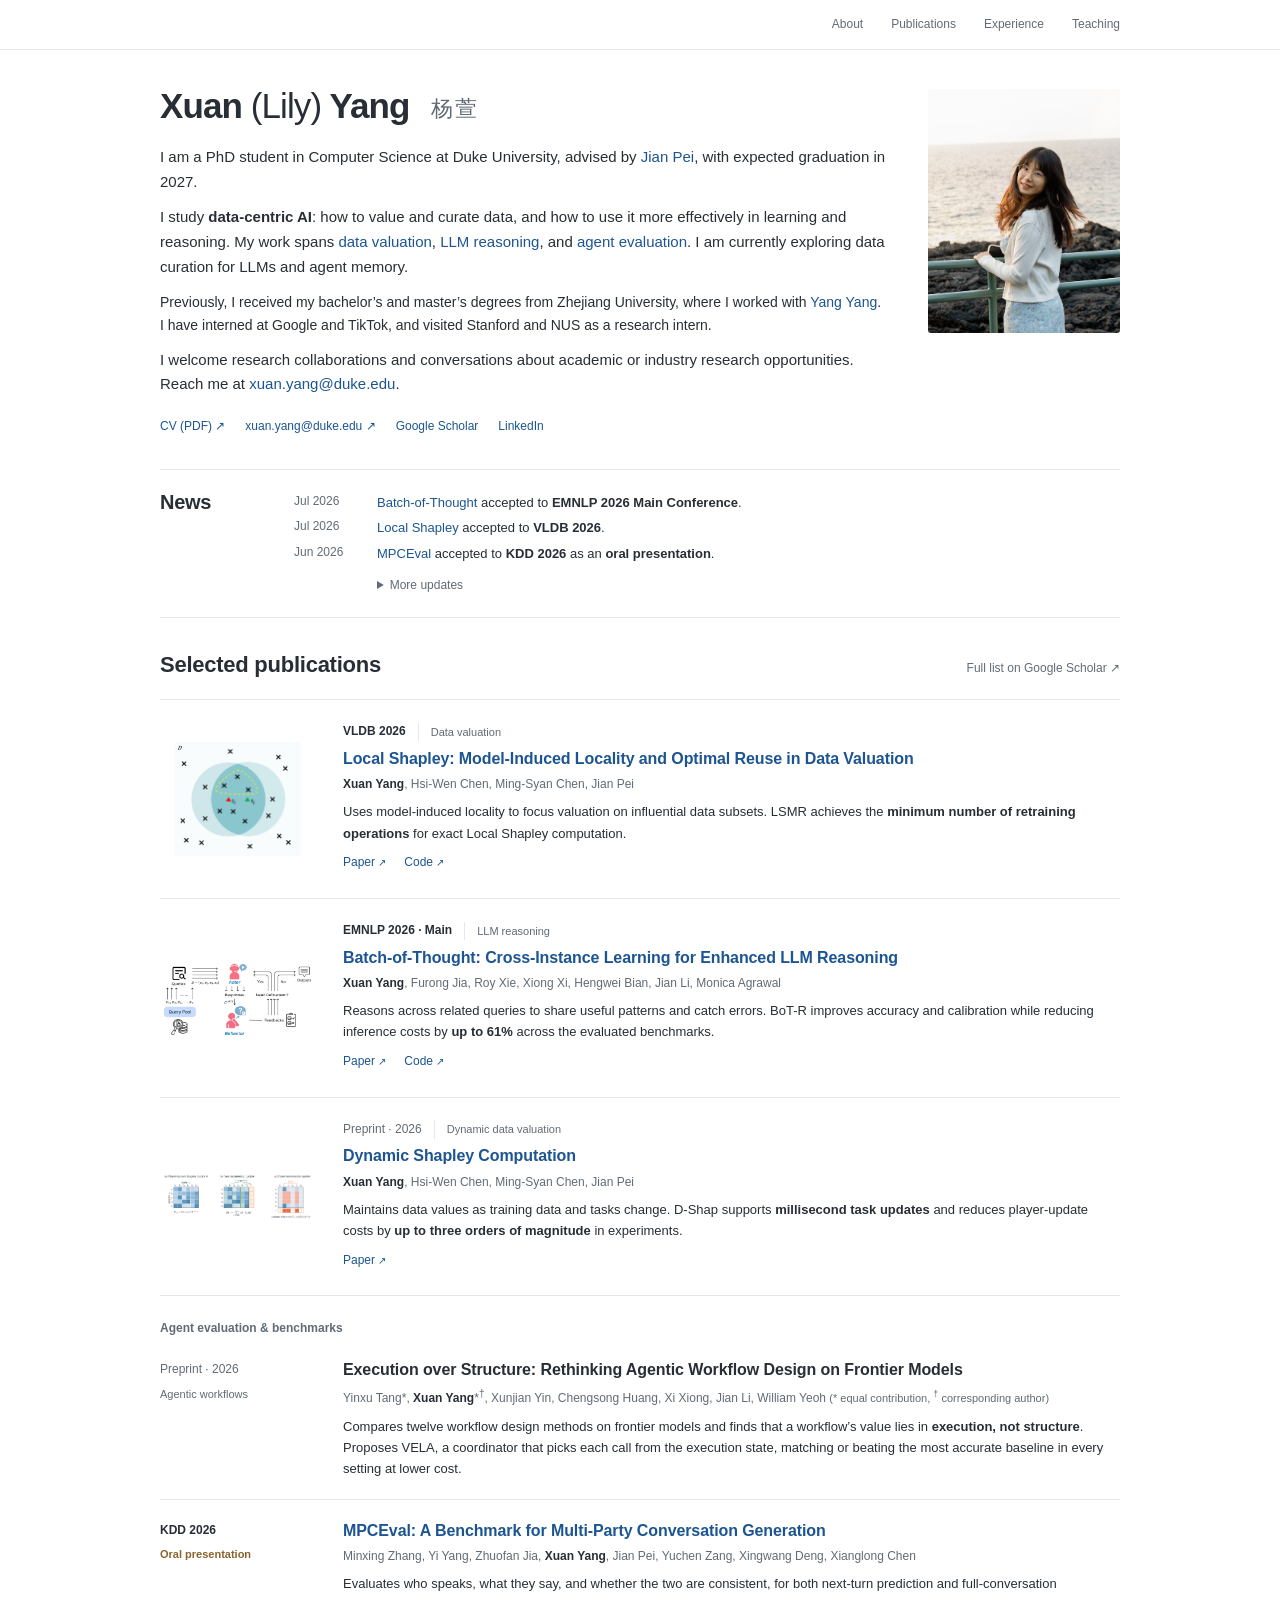
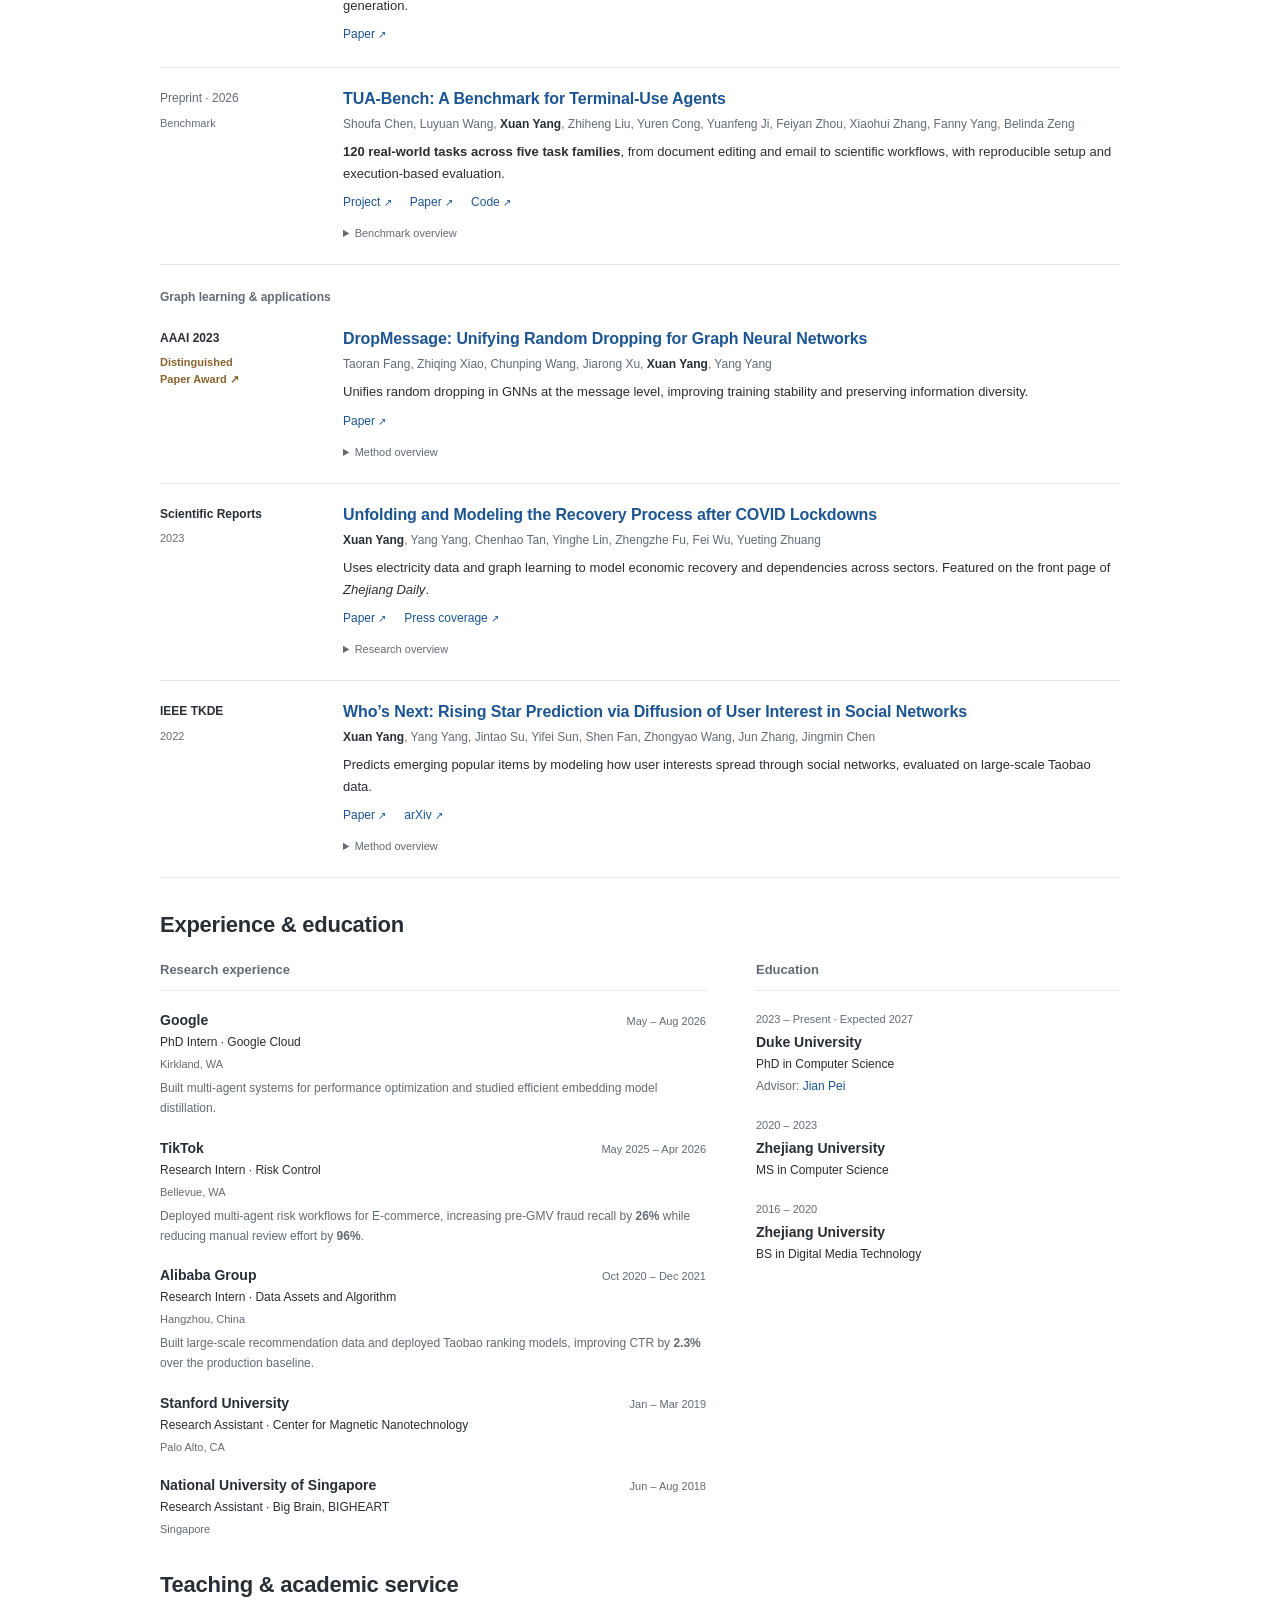
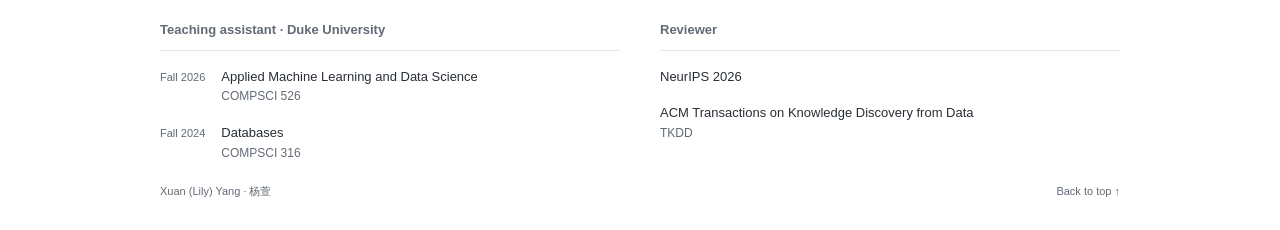
<file: index.html>
<!doctype html>
<html lang="en">
<head>
  <meta charset="utf-8">
  <meta name="viewport" content="width=device-width, initial-scale=1">
  <title>Xuan (Lily) Yang | Data-centric AI · Duke University</title>
  <meta name="author" content="Xuan Yang">
  <meta name="description" content="Xuan (Lily) Yang is a Computer Science PhD student at Duke University researching data-centric AI, data valuation, efficient LLM reasoning, and agent evaluation.">
  <meta name="theme-color" content="#ffffff">
  <link rel="canonical" href="https://xuanyang19.github.io/">
  <link rel="icon" href="assets/cat.png" type="image/png">
  <link rel="stylesheet" href="stylesheet.css?v=923c7a9a48">
  <meta property="og:type" content="website">
  <meta property="og:title" content="Xuan (Lily) Yang · Data-centric AI">
  <meta property="og:description" content="Data valuation, efficient reasoning, and reliable AI agents. Computer Science PhD student at Duke University.">
  <meta property="og:url" content="https://xuanyang19.github.io/">
  <meta property="og:image" content="https://xuanyang19.github.io/assets/xuan.jpeg">
  <meta property="og:image:alt" content="Portrait of Xuan (Lily) Yang">
  <meta name="twitter:card" content="summary">
  <script type="application/ld+json">
    {
      "@context": "https://schema.org",
      "@type": "Person",
      "name": "Xuan Yang",
      "alternateName": ["Lily Yang", "杨萱"],
      "url": "https://xuanyang19.github.io/",
      "image": "https://xuanyang19.github.io/assets/xuan.jpeg",
      "jobTitle": "PhD Student in Computer Science",
      "affiliation": {"@type": "CollegeOrUniversity", "name": "Duke University"},
      "alumniOf": {"@type": "CollegeOrUniversity", "name": "Zhejiang University"},
      "knowsAbout": ["Data-centric AI", "Data valuation", "LLM reasoning", "AI agents"],
      "sameAs": [
        "https://scholar.google.com/citations?user=NRmeDz0AAAAJ&hl=en",
        "https://www.linkedin.com/in/xuan-yang-082b76175"
      ]
    }
  </script>
</head>
<body>
  <a class="skip-link" href="#main">Skip to content</a>
  <header class="site-header">
    <div class="header-inner wrap">
      <nav aria-label="Main navigation">
        <a href="#about">About</a>
        <a href="#publications">Publications</a>
        <a href="#experience">Experience</a>
        <a href="#teaching-service" aria-label="Teaching and academic service">Teaching</a>
      </nav>
    </div>
  </header>

  <main id="main" class="wrap">
    <section class="hero" id="about" aria-labelledby="name">
      <div class="hero-copy">
        <h1 id="name">Xuan <span class="nickname">(Lily)</span> Yang <span class="name-chinese" lang="zh">杨萱</span></h1>
        <p>I am a PhD student in Computer Science at Duke University, advised by
          <a href="https://scholar.google.com/citations?user=zIMEVKsAAAAJ&amp;hl=en">Jian Pei</a>, with expected graduation in 2027.</p>
        <p>I study <strong>data-centric AI</strong>: how to value and curate data, and how to use it
          more effectively in learning and reasoning. My work spans
          <a href="#local-shapley">data valuation</a>, <a href="#batch-of-thought">LLM reasoning</a>,
          and <a href="#tuabench">agent evaluation</a>. I am currently exploring data curation for
          LLMs and agent memory.</p>
        <p class="background">Previously, I received my bachelor’s and master’s degrees from Zhejiang University,
          where I worked with <a href="https://yangy.org/">Yang Yang</a>. I have interned at Google and TikTok,
          and visited Stanford and NUS as a research intern.</p>
        <p id="contact">I welcome research collaborations and conversations about academic or industry research opportunities.
          Reach me at <a href="mailto:xuan.yang@duke.edu">xuan.yang@duke.edu</a>.</p>
        <div class="profile-links" aria-label="Academic profiles and contact">
          <a class="cv-link" href="assets/xuanyang_cv.pdf?v=90e412199e" type="application/pdf" aria-label="Curriculum vitae (PDF)">CV (PDF) <span aria-hidden="true">↗</span></a>
          <a class="email-link" href="mailto:xuan.yang@duke.edu">xuan.yang@duke.edu <span aria-hidden="true">↗</span></a>
          <a href="https://scholar.google.com/citations?user=NRmeDz0AAAAJ&amp;hl=en">Google Scholar</a>
          <a href="https://www.linkedin.com/in/xuan-yang-082b76175">LinkedIn</a>
        </div>
      </div>
      <figure class="portrait">
        <img src="assets/xuan.jpeg" alt="Xuan (Lily) Yang" width="2012" height="2554" fetchpriority="high">
      </figure>
    </section>

    <section class="section news-section" id="news" aria-labelledby="news-title">
      <div class="section-heading"><h2 id="news-title">News</h2></div>
      <ul class="news-list">
        <li><time datetime="2026-07">Jul 2026</time><span><a href="#batch-of-thought">Batch-of-Thought</a> accepted to <strong>EMNLP 2026 Main Conference</strong>.</span></li>
        <li><time datetime="2026-07">Jul 2026</time><span><a href="#local-shapley">Local Shapley</a> accepted to <strong>VLDB 2026</strong>.</span></li>
        <li><time datetime="2026-06">Jun 2026</time><span><a href="#mpceval">MPCEval</a> accepted to <strong>KDD 2026</strong> as an <strong>oral presentation</strong>.</span></li>
      </ul>
      <details class="news-archive">
        <summary>More updates</summary>
        <ul class="news-list">
        <li><time datetime="2026-06">Jun 2026</time><span>We released <a href="https://tuabench.ai/">TUA-Bench</a>, a benchmark for terminal-use agents.</span></li>
          <li><time datetime="2026-05">May 2026</time><span>Joined <strong>Google Cloud</strong> as a summer intern.</span></li>
          <li><time datetime="2026-04">Apr 2026</time><span>Completed my research internship at <strong>TikTok</strong>.</span></li>
        </ul>
      </details>
    </section>

    <section class="section" id="publications" aria-labelledby="publications-title">
      <div class="section-heading">
        <h2 id="publications-title">Selected publications</h2>
        <a class="section-link" href="https://scholar.google.com/citations?user=NRmeDz0AAAAJ&amp;hl=en">Full list on Google Scholar <span aria-hidden="true">↗</span></a>
      </div>
      <div class="featured-papers">
        <article class="paper featured-paper" id="local-shapley" aria-labelledby="local-title">
          <a class="paper-figure" href="assets/local_shapley.png" aria-label="View the Local Shapley method diagram">
            <img src="assets/local_shapley.png" alt="Method overview from the Local Shapley paper" loading="lazy" width="420" height="300">
          </a>
          <div class="paper-content">
            <div class="paper-meta"><span class="venue">VLDB 2026</span><span>Data valuation</span></div>
            <h3 id="local-title"><a href="https://arxiv.org/abs/2603.03672">Local Shapley: Model-Induced Locality and Optimal Reuse in Data Valuation</a></h3>
            <p class="authors"><strong>Xuan Yang</strong>, Hsi-Wen Chen, Ming-Syan Chen, Jian Pei</p>
            <p class="paper-takeaway">Uses model-induced locality to focus valuation on influential data subsets.
              LSMR achieves the <strong>minimum number of retraining operations</strong> for exact Local Shapley computation.</p>
            <div class="paper-links"><a href="https://arxiv.org/abs/2603.03672">Paper <span aria-hidden="true">↗</span></a><a href="https://github.com/xuanyang19/Local_Shapley_Supplemental_Material">Code <span aria-hidden="true">↗</span></a></div>
          </div>
        </article>
        <article class="paper featured-paper" id="batch-of-thought" aria-labelledby="bot-title">
          <a class="paper-figure" href="assets/bot.jpg" aria-label="View the Batch-of-Thought method diagram">
            <img src="assets/bot.jpg" alt="Method overview from the Batch-of-Thought paper" loading="lazy" width="420" height="300">
          </a>
          <div class="paper-content">
            <div class="paper-meta"><span class="venue">EMNLP 2026 · Main</span><span>LLM reasoning</span></div>
            <h3 id="bot-title"><a href="https://arxiv.org/abs/2601.02950">Batch-of-Thought: Cross-Instance Learning for Enhanced LLM Reasoning</a></h3>
            <p class="authors"><strong>Xuan Yang</strong>, Furong Jia, Roy Xie, Xiong Xi, Hengwei Bian, Jian Li, Monica Agrawal</p>
            <p class="paper-takeaway">Reasons across related queries to share useful patterns and catch errors.
              BoT-R improves accuracy and calibration while reducing inference costs by <strong>up to 61%</strong>
              across the evaluated benchmarks.</p>
            <div class="paper-links"><a href="https://arxiv.org/abs/2601.02950">Paper <span aria-hidden="true">↗</span></a><a href="https://github.com/xuanyang19/BoT">Code <span aria-hidden="true">↗</span></a></div>
          </div>
        </article>
        <article class="paper featured-paper" id="d-shap" aria-labelledby="d-shap-title">
          <a class="paper-figure" href="assets/d_shapley.png" aria-label="View the D-Shap method diagram">
            <img src="assets/d_shapley.png" alt="Method overview from the Dynamic Shapley Computation paper" loading="lazy" width="420" height="300">
          </a>
          <div class="paper-content">
            <div class="paper-meta"><span class="venue preprint">Preprint · 2026</span><span>Dynamic data valuation</span></div>
            <h3 id="d-shap-title"><a href="https://arxiv.org/abs/2605.20620">Dynamic Shapley Computation</a></h3>
            <p class="authors"><strong>Xuan Yang</strong>, Hsi-Wen Chen, Ming-Syan Chen, Jian Pei</p>
            <p class="paper-takeaway">Maintains data values as training data and tasks change.
              D-Shap supports <strong>millisecond task updates</strong> and reduces player-update costs
              by <strong>up to three orders of magnitude</strong> in experiments.</p>
            <div class="paper-links"><a href="https://arxiv.org/abs/2605.20620">Paper <span aria-hidden="true">↗</span></a></div>
          </div>
        </article>
      </div>

      <h3 class="subsection-title">Agent evaluation &amp; benchmarks</h3>
      <div class="compact-papers">
        <article class="paper compact-paper" id="vela" aria-labelledby="vela-title">
          <div class="paper-side"><span class="venue preprint">Preprint · 2026</span><span class="paper-type">Agentic workflows</span></div>
          <div class="paper-content">
            <h3 id="vela-title">Execution over Structure: Rethinking Agentic Workflow Design on Frontier Models</h3>
            <p class="authors">Yinxu Tang*, <strong>Xuan Yang</strong>*<sup>†</sup>, Xunjian Yin, Chengsong Huang, Xi Xiong, Jian Li, William Yeoh <span class="author-note">(* equal contribution, <sup>†</sup> corresponding author)</span></p>
            <p class="paper-takeaway">Compares twelve workflow design methods on frontier models and finds that a workflow’s value
              lies in <strong>execution, not structure</strong>. Proposes VELA, a coordinator that picks each call from the execution state,
              matching or beating the most accurate baseline in every setting at lower cost.</p>
          </div>
        </article>
        <article class="paper compact-paper" id="mpceval" aria-labelledby="mpceval-title">
          <div class="paper-side"><span class="venue">KDD 2026</span><span class="distinction">Oral presentation</span></div>
          <div class="paper-content">
            <h3 id="mpceval-title"><a href="https://arxiv.org/abs/2603.04969">MPCEval: A Benchmark for Multi-Party Conversation Generation</a></h3>
            <p class="authors">Minxing Zhang, Yi Yang, Zhuofan Jia, <strong>Xuan Yang</strong>, Jian Pei, Yuchen Zang, Xingwang Deng, Xianglong Chen</p>
            <p class="paper-takeaway">Evaluates who speaks, what they say, and whether the two are consistent,
              for both next-turn prediction and full-conversation generation.</p>
            <div class="paper-links"><a href="https://arxiv.org/abs/2603.04969">Paper <span aria-hidden="true">↗</span></a></div>
          </div>
        </article>
        <article class="paper compact-paper" id="tuabench" aria-labelledby="tua-title">
          <div class="paper-side"><span class="venue preprint">Preprint · 2026</span><span class="paper-type">Benchmark</span></div>
          <div class="paper-content">
            <h3 id="tua-title"><a href="https://tuabench.ai/">TUA-Bench: A Benchmark for Terminal-Use Agents</a></h3>
            <p class="authors">Shoufa Chen, Luyuan Wang, <strong>Xuan Yang</strong>, Zhiheng Liu, Yuren Cong, Yuanfeng Ji, Feiyan Zhou, Xiaohui Zhang, Fanny Yang, Belinda Zeng</p>
            <p class="paper-takeaway"><strong>120 real-world tasks across five task families</strong>, from document editing
              and email to scientific workflows, with reproducible setup and execution-based evaluation.</p>
            <div class="paper-links"><a href="https://tuabench.ai/">Project <span aria-hidden="true">↗</span></a><a href="https://arxiv.org/abs/2606.28480">Paper <span aria-hidden="true">↗</span></a><a href="https://github.com/facebookresearch/TUA-Bench">Code <span aria-hidden="true">↗</span></a></div>
            <details class="paper-details"><summary>Benchmark overview</summary><img src="assets/tuabench.png" alt="Overview of the TUA-Bench benchmark" loading="lazy" width="800" height="480"></details>
          </div>
        </article>
      </div>

      <h3 class="subsection-title">Graph learning &amp; applications</h3>
      <div class="compact-papers">
        <article class="paper compact-paper" id="dropmessage" aria-labelledby="drop-title">
          <div class="paper-side"><span class="venue">AAAI 2023</span><a class="distinction" href="https://aaai.org/about-aaai/aaai-awards/aaai-conference-paper-awards-and-recognition/">Distinguished<br> Paper Award <span aria-hidden="true">↗</span></a></div>
          <div class="paper-content">
            <h3 id="drop-title"><a href="https://ojs.aaai.org/index.php/AAAI/article/view/25545">DropMessage: Unifying Random Dropping for Graph Neural Networks</a></h3>
            <p class="authors">Taoran Fang, Zhiqing Xiao, Chunping Wang, Jiarong Xu, <strong>Xuan Yang</strong>, Yang Yang</p>
            <p class="paper-takeaway">Unifies random dropping in GNNs at the message level, improving training
              stability and preserving information diversity.</p>
            <div class="paper-links"><a href="https://ojs.aaai.org/index.php/AAAI/article/view/25545">Paper <span aria-hidden="true">↗</span></a></div>
            <details class="paper-details"><summary>Method overview</summary><img src="assets/drop_message.png" alt="Overview of message dropping in graph neural networks" loading="lazy" width="800" height="480"></details>
          </div>
        </article>
        <article class="paper compact-paper" id="recovery" aria-labelledby="recovery-title">
          <div class="paper-side"><span class="venue">Scientific Reports</span><span class="paper-type">2023</span></div>
          <div class="paper-content">
            <h3 id="recovery-title"><a href="https://www.nature.com/articles/s41598-023-30100-5">Unfolding and Modeling the Recovery Process after COVID Lockdowns</a></h3>
            <p class="authors"><strong>Xuan Yang</strong>, Yang Yang, Chenhao Tan, Yinghe Lin, Zhengzhe Fu, Fei Wu, Yueting Zhuang</p>
            <p class="paper-takeaway">Uses electricity data and graph learning to model economic recovery and
              dependencies across sectors. Featured on the front page of <em>Zhejiang Daily</em>.</p>
            <div class="paper-links"><a href="https://www.nature.com/articles/s41598-023-30100-5">Paper <span aria-hidden="true">↗</span></a><a href="https://jyt.zj.gov.cn/art/2023/3/2/art_1532836_58939508.html">Press coverage <span aria-hidden="true">↗</span></a></div>
            <details class="paper-details"><summary>Research overview</summary><img src="assets/covid.gif" alt="Visualization of the economic recovery research" loading="lazy" width="800" height="480"></details>
          </div>
        </article>
        <article class="paper compact-paper" id="risenet" aria-labelledby="rise-title">
          <div class="paper-side"><span class="venue">IEEE TKDE</span><span class="paper-type">2022</span></div>
          <div class="paper-content">
            <h3 id="rise-title"><a href="https://ieeexplore.ieee.org/document/9721599">Who’s Next: Rising Star Prediction via Diffusion of User Interest in Social Networks</a></h3>
            <p class="authors"><strong>Xuan Yang</strong>, Yang Yang, Jintao Su, Yifei Sun, Shen Fan, Zhongyao Wang, Jun Zhang, Jingmin Chen</p>
            <p class="paper-takeaway">Predicts emerging popular items by modeling how user interests spread
              through social networks, evaluated on large-scale Taobao data.</p>
            <div class="paper-links"><a href="https://ieeexplore.ieee.org/document/9721599">Paper <span aria-hidden="true">↗</span></a><a href="https://arxiv.org/abs/2203.14807">arXiv <span aria-hidden="true">↗</span></a></div>
            <details class="paper-details"><summary>Method overview</summary><img src="assets/risenet.png" alt="Overview of the RiseNet prediction framework" loading="lazy" width="800" height="480"></details>
          </div>
        </article>
      </div>
    </section>

    <section class="section" id="experience" aria-labelledby="experience-title">
      <div class="section-heading"><h2 id="experience-title">Experience &amp; education</h2></div>
      <div class="experience-grid">
        <div>
          <h3 class="column-label">Research experience</h3>
          <ol class="experience-list">
            <li><div class="experience-heading"><h4>Google</h4><span>May – Aug 2026</span></div><p>PhD Intern · Google Cloud</p><p class="location">Kirkland, WA</p><p class="experience-impact">Built multi-agent systems for performance optimization and studied efficient embedding model distillation.</p></li>
            <li><div class="experience-heading"><h4>TikTok</h4><span>May 2025 – Apr 2026</span></div><p>Research Intern · Risk Control</p><p class="location">Bellevue, WA</p><p class="experience-impact">Deployed multi-agent risk workflows for E-commerce, increasing pre-GMV fraud recall by <strong>26%</strong> while reducing manual review effort by <strong>96%</strong>.</p></li>
            <li><div class="experience-heading"><h4>Alibaba Group</h4><span>Oct 2020 – Dec 2021</span></div><p>Research Intern · Data Assets and Algorithm</p><p class="location">Hangzhou, China</p><p class="experience-impact">Built large-scale recommendation data and deployed Taobao ranking models, improving CTR by <strong>2.3%</strong> over the production baseline.</p></li>
            <li><div class="experience-heading"><h4>Stanford University</h4><span>Jan – Mar 2019</span></div><p>Research Assistant · Center for Magnetic Nanotechnology</p><p class="location">Palo Alto, CA</p></li>
            <li><div class="experience-heading"><h4>National University of Singapore</h4><span>Jun – Aug 2018</span></div><p>Research Assistant · Big Brain, BIGHEART</p><p class="location">Singapore</p></li>
          </ol>
        </div>
        <div>
          <h3 class="column-label">Education</h3>
          <ol class="education-list">
            <li><span class="education-date">2023 – Present · Expected 2027</span><h4>Duke University</h4><p>PhD in Computer Science</p><p class="education-detail">Advisor: <a href="https://scholar.google.com/citations?user=zIMEVKsAAAAJ&amp;hl=en">Jian Pei</a></p></li>
            <li><span class="education-date">2020 – 2023</span><h4>Zhejiang University</h4><p>MS in Computer Science</p></li>
            <li><span class="education-date">2016 – 2020</span><h4>Zhejiang University</h4><p>BS in Digital Media Technology</p></li>
          </ol>
        </div>
      </div>
    </section>

    <section class="section" id="teaching-service" aria-labelledby="teaching-service-title">
      <div class="section-heading"><h2 id="teaching-service-title">Teaching &amp; academic service</h2></div>
      <div class="academic-grid">
        <div>
          <h3 class="column-label">Teaching assistant · Duke University</h3>
          <ul class="activity-list">
            <li><span class="activity-date">Fall 2026</span><div><h4>Applied Machine Learning and Data Science</h4><p>COMPSCI 526</p></div></li>
            <li><span class="activity-date">Fall 2024</span><div><h4>Databases</h4><p>COMPSCI 316</p></div></li>
          </ul>
        </div>
        <div>
          <h3 class="column-label">Reviewer</h3>
          <ul class="activity-list">
            <li><div><h4>NeurIPS 2026</h4></div></li>
            <li><div><h4>ACM Transactions on Knowledge Discovery from Data</h4><p>TKDD</p></div></li>
          </ul>
        </div>
      </div>
    </section>

  </main>
  <footer class="site-footer wrap"><span>Xuan (Lily) Yang <span lang="zh">· 杨萱</span></span><a href="#about">Back to top <span aria-hidden="true">↑</span></a></footer>
</body>
</html>
</file>
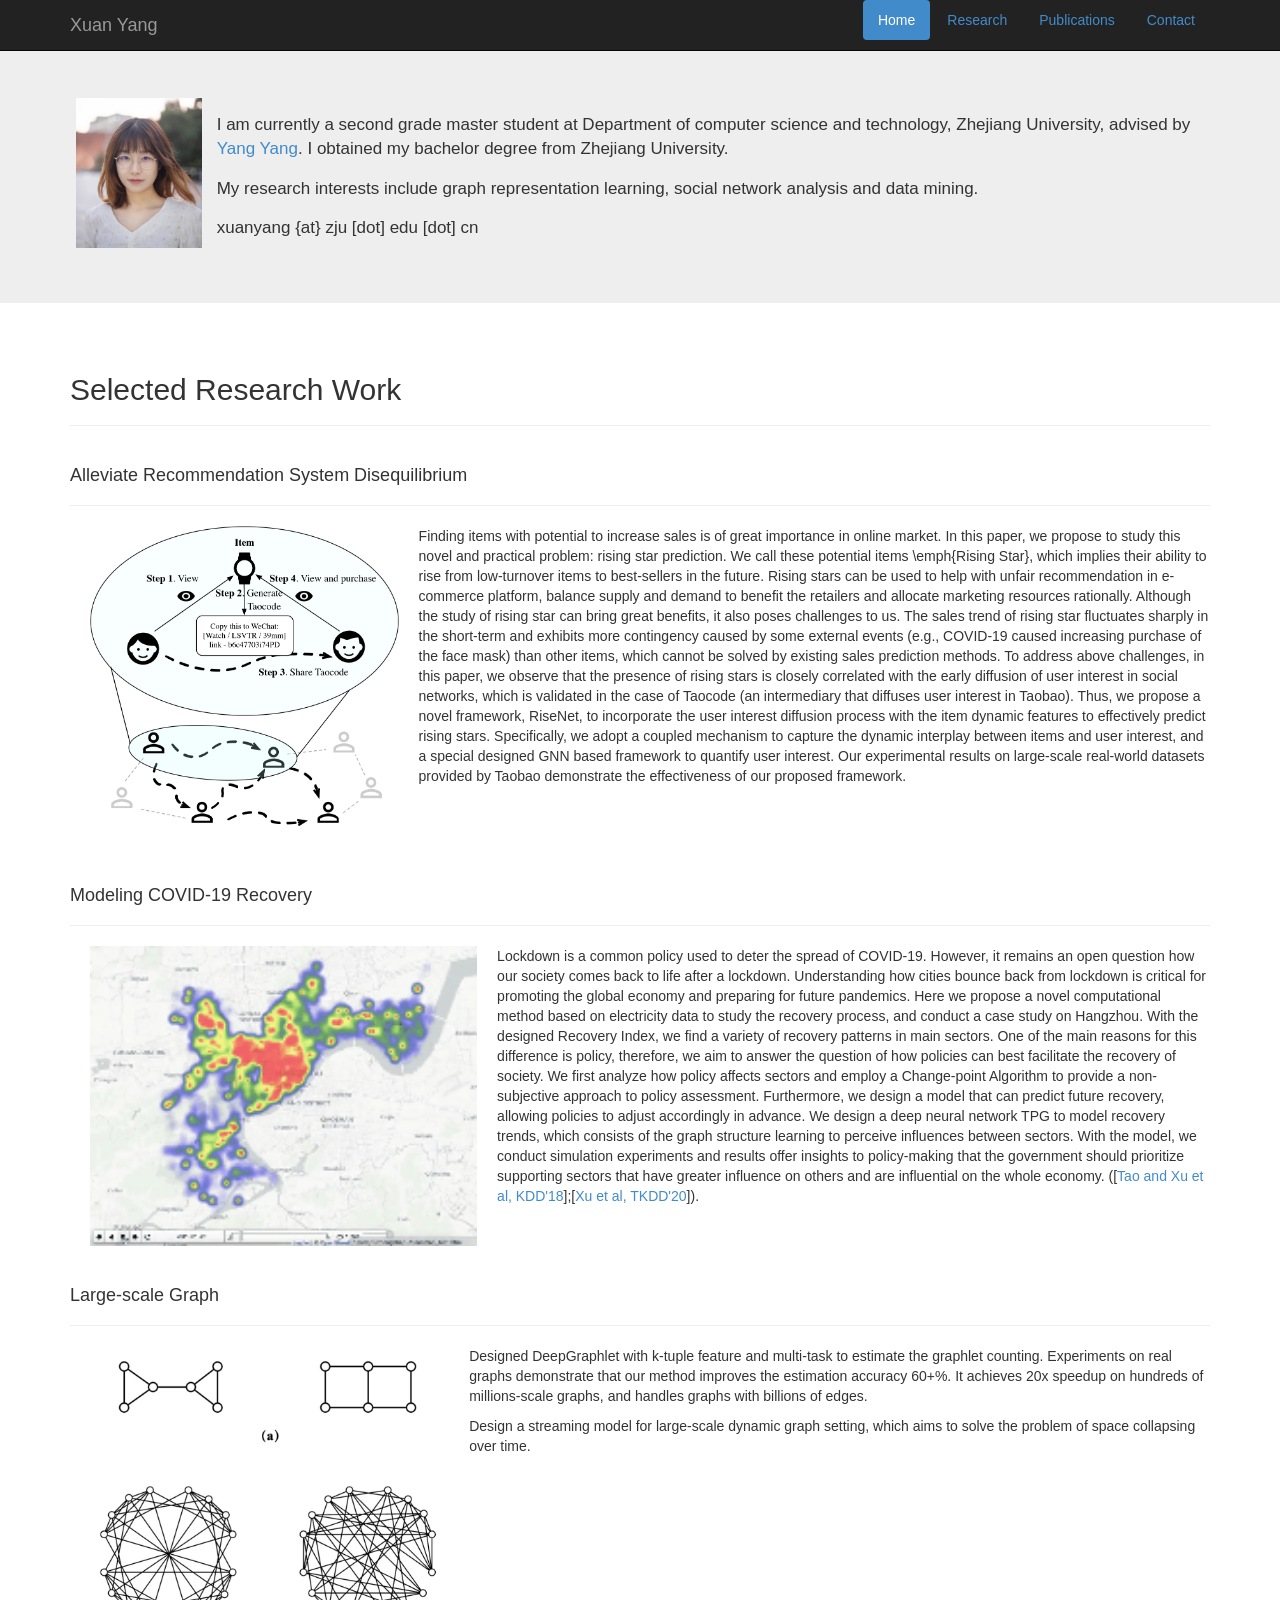
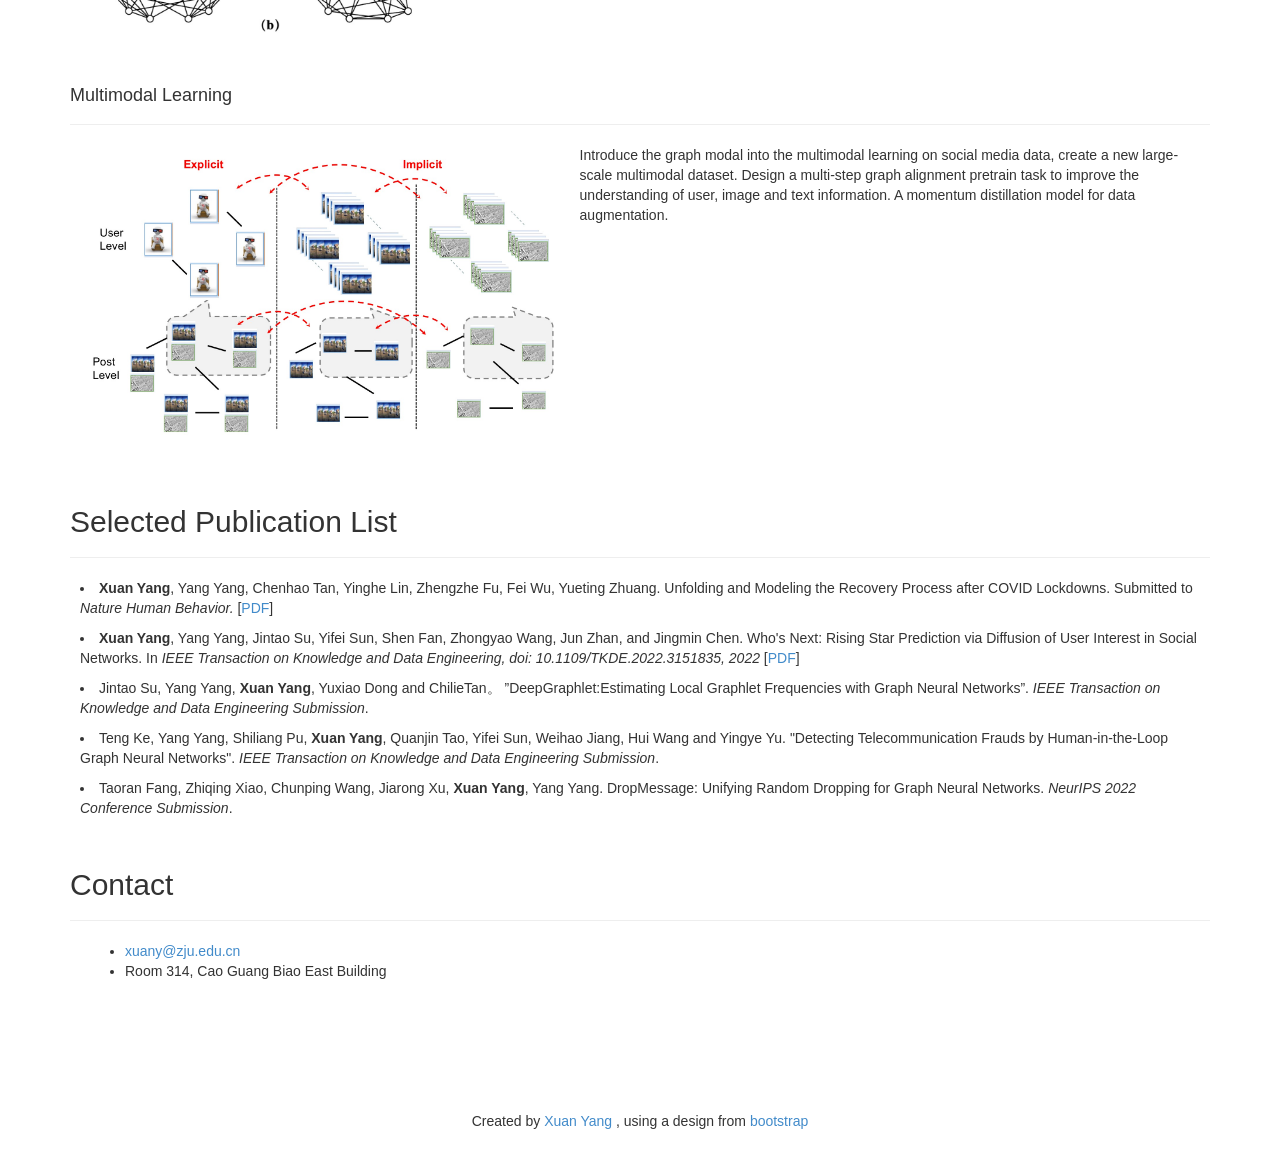
<file: index_old.html>
<!DOCTYPE html>
<html lang="en">
  <head>
    <meta charset="utf-8">
    <meta http-equiv="X-UA-Compatible" content="IE=edge">
    <meta name="viewport" content="width=device-width, initial-scale=1">
    <meta name="description" content="Xuan Yang - Zhejiang University">
    <meta name="author" content="">
    <link rel="shortcut icon" href="img/homeicon.png">

    <title>Xuan Yang's Homepage</title>

    <!-- Bootstrap core CSS -->
    <link href="dist/css/bootstrap.min.css" rel="stylesheet">

    <!-- Custom styles for this template -->
    <link href="jumbotron.css" rel="stylesheet">

    <!-- Just for debugging purposes. Don't actually copy this line! -->
    <!--[if lt IE 9]><script src="../../assets/js/ie8-responsive-file-warning.js"></script><![endif]-->

    <!-- HTML5 shim and Respond.js IE8 support of HTML5 elements and media queries -->
    <!--[if lt IE 9]>
      <script src="https://oss.maxcdn.com/libs/html5shiv/3.7.0/html5shiv.js"></script>
      <script src="https://oss.maxcdn.com/libs/respond.js/1.4.2/respond.min.js"></script>
    <![endif]-->
  </head>

  <body>

    <div class="navbar navbar-inverse navbar-fixed-top" role="navigation">
      <div class="container">
        <div class="navbar-header">
          <button type="button" class="navbar-toggle collapsed" data-toggle="collapse" data-target=".navbar-collapse" aria-expanded="false">
            <span class="sr-only">Toggle navigation</span>
            <span class="icon-bar"></span>
            <span class="icon-bar"></span>
            <span class="icon-bar"></span>
          </button>
          <!-- <img height="50" src="img/sheep2.jpeg" align="left" hspace="6" style="margin-left:-6p;margin-right:20px"> -->
          <a class="navbar-brand" href="#">Xuan Yang</a>
        </div>
        <div class="navbar-collapse collapse">
        <ul class="nav nav-pills pull-right">
          <li class="active"><a href="#">Home</a></li>
          <li><a href="#research">Research</a></li>
          <li><a href="#publication">Publications</a></li>
          <li><a href="#contact">Contact</a></li>
          <!-- <li><a href="#award">Awards</a></li> -->
        </ul>

          <!--
          <form class="navbar-form navbar-right" role="form">
            <div class="form-group">
              <input type="text" placeholder="Email" class="form-control">
            </div>
            <div class="form-group">
              <input type="password" placeholder="Password" class="form-control">
            </div>
            <button type="submit" class="btn btn-success">Sign in</button>
          </form>
          -->
        </div><!--/.navbar-collapse -->
      </div>
    </div>

    <!-- Main jumbotron for a primary marketing message or call to action -->
    <div class="jumbotron">
      <div class="container">
        <img height="150" src="img/yx.jpg" align="left" hspace="6" style="margin-left:-15p;margin-right:15px">
        <p></p>
        <p> I am currently a second grade master student at Department of computer science and technology, Zhejiang University, advised by <a href="http://yangy.org/">Yang Yang</a>. I obtained my bachelor degree from Zhejiang University.
        	<!-- I obtained my bachelor degree in Electrical Engineering and Automation from Donghua University in 2016.  -->
        </p>
        <p> My research interests include graph representation learning, social network analysis and data mining. </p>
        <p> xuanyang {at} zju [dot] edu [dot] cn </p>

      </div>
    </div>

    <a name="research"></a>

    <div class="container">
        <div class="page-header">
            <h2>Selected Research Work</h2>
        </div>
      
        <div class="page-header">
            <h4>Alleviate Recommendation System Disequilibrium</h4>
        </div>
        <img height="300" src="img/Taocode.jpg" align="left" style="margin-left:20px;margin-right:20px;margin-bottom:20px">
      
        <p>
          Finding items with potential to increase sales is of great importance in online market. In this paper, we propose to study this novel and practical problem: rising star prediction. We call these potential items \emph{Rising Star}, which implies their ability to rise from low-turnover items to best-sellers in the future. Rising stars can be used to help with unfair recommendation in e-commerce platform, balance supply and demand to benefit the retailers and allocate marketing resources rationally.
          Although the study of rising star can bring great benefits, it also poses challenges to us. The sales trend of rising star fluctuates sharply in the short-term and exhibits more contingency caused by some external events (e.g., COVID-19 caused increasing purchase of the face mask) than other items, which cannot be solved by existing sales prediction methods.

          To address above challenges, in this paper, we observe that the presence of rising stars is closely correlated with the early diffusion of user interest in social networks, which is validated in the case of Taocode (an intermediary that diffuses user interest in Taobao).
          Thus, we propose a novel framework, RiseNet, to incorporate the user interest diffusion process with the item dynamic features to effectively predict rising stars.
          Specifically, we adopt a coupled mechanism to capture the dynamic interplay between items and user interest, and a special designed GNN based framework to quantify user interest.
          Our experimental results on large-scale real-world datasets provided by Taobao demonstrate the effectiveness of our proposed framework.
<!--           ([<a href="works/enet/tkde2020_robust_xu.pdf">Xu et al, TKDE'20</a>, <a href="https://github.com/galina0217/E-Net">Code</a>]). -->
         </p>
      
<!--         <p>Network data in real-world tends to be error-prone due to incomplete sampling, imperfect measurements, etc.; this in turn results in inaccurate results when performing network analysis or modeling, such as node classiﬁcation and link prediction, on these ﬂawed networks. 
          
          Our research aims to reconstruct a reliable network from a ﬂawed, undirected, unweighted network, a process referred to <i>network enhancement</i>. More speciﬁcally, the goal of network enhancement is to detect the noisy links that are observed in the network but should not exist in the real world, as well as to predict the missing links that do indeed exist in the real world yet remain unobserved. 
          
          From one perspective, we turns the network enhancement problem into edge sequences generation, and employ a deep reinforcement learning framework to solve it, which takes advantage of downstream task to guide the network denoising process 
          
          ([<a href="works/enet/tkde2020_robust_xu.pdf">Xu et al, TKDE'20</a>, <a href="https://github.com/galina0217/E-Net">Code</a>]).</p> -->
    </div>
    <div class="container">
        <div class="page-header">
            <h4>Modeling COVID-19 Recovery</h4>
        </div>
        <img height="300" src="img/COVID.gif" align="left" style="margin-left:20px;margin-right:20px">
        <!-- <p>Game bots are automated programs that assist cheating users and enable them to obtain huge superiority, leading to an imbalance in the game ecosystem and the collapse of user interest. Therefore, game bot detection becomes particularly important and urgent. Among many kinds of online games, massively multiplayer online role playing games (MMORPGs), such as World of Warcraft and AION, provide immersive gaming experience and attract many loyal fans. At the same time, however, game bots in MMORPGs have proliferated in volume and method, evolving with the real-world detection methods and showing strong diversity, leaving MMORPG bot detection efforts extremely difficult. </p>
        <p>To deal with the fast-changing nature of game bots, we here proposed a generalized game bot detection framework for MMORPGs termed NGUARD, denoting NetEase Games’ Guard. NGUARD takes charge of automatically differentiating game bots from humans for MMORPGs. In detail, NGUARD exploits a combination of supervised and unsupervised methods. Supervised models are utilized to detect game bots in observed patterns according to the training data. Meanwhile, unsupervised solutions are employed to detect clustered game bots and help discovering new bots. The game bot detection framework NGUARD has been implemented and deployed in multiple MMORPG productions in the NetEase Game portfolio, achieving remarkable performance improvement and acceleration compared to traditional methods. Moreover, the framework reveals outstanding robustness for game bots in mutated patterns and even in completely new patterns on account of the design of the auto-iteration mechanism ([<a href="works/nguard/nguard.pdf">Tao and Xu et al, KDD'18</a>];[<a href="works/nguard/nguard_plus.pdf">Xu et al, TKDD'20</a>]).</p> -->
        <p>Lockdown is a common policy used to deter the spread of COVID-19. However, it remains an open question how our society comes back to life after a lockdown. Understanding how cities bounce back from lockdown is critical for promoting the global economy and preparing for future pandemics. Here we propose a novel computational method based on electricity data to study the recovery process, and conduct a case study on Hangzhou. With the designed Recovery Index, we find a variety of recovery patterns in main sectors. One of the main reasons for this difference is policy, therefore, we aim to answer the question of how policies can best facilitate the recovery of society.
           We first analyze how policy affects sectors and employ a Change-point Algorithm to provide a non-subjective approach to policy assessment. Furthermore, we design a model that can predict future recovery, allowing policies to adjust accordingly in advance. We design a deep neural network TPG to model recovery trends, which consists of the graph structure learning to perceive influences between sectors. With the model, we conduct simulation experiments and results offer insights to policy-making that the government should prioritize supporting sectors that have greater influence on others and are influential on the whole economy. ([<a href="works/nguard/nguard.pdf">Tao and Xu et al, KDD'18</a>];[<a href="works/nguard/nguard_plus.pdf">Xu et al, TKDD'20</a>]).</p>
<!--         <p style="margin-left:20px">Paper:<img height="20" src="img/pdf.jpeg" style="margin: 3px;"><a href="works/nguard/nguard.pdf" style="margin-left:-3px; margin-right: 3px;">nguard.pdf</a> <img height="20" src="img/pdf.jpeg" style="margin: 3px;"><a href="works/nguard/nguard_plus.pdf" style="margin-left:-3px; margin-right: 3px;">nguard+.pdf</a> </p> -->
    </div>
    <div class="container">
        <div class="page-header">
            <h4>Large-scale Graph</h4>
        </div>
        <img height="300" src="img/BigGraph.jpg" align="left" style="margin-left:20px;margin-right:20px">
        <!-- <p>Game bots are automated programs that assist cheating users and enable them to obtain huge superiority, leading to an imbalance in the game ecosystem and the collapse of user interest. Therefore, game bot detection becomes particularly important and urgent. Among many kinds of online games, massively multiplayer online role playing games (MMORPGs), such as World of Warcraft and AION, provide immersive gaming experience and attract many loyal fans. At the same time, however, game bots in MMORPGs have proliferated in volume and method, evolving with the real-world detection methods and showing strong diversity, leaving MMORPG bot detection efforts extremely difficult. </p>
        <p>To deal with the fast-changing nature of game bots, we here proposed a generalized game bot detection framework for MMORPGs termed NGUARD, denoting NetEase Games’ Guard. NGUARD takes charge of automatically differentiating game bots from humans for MMORPGs. In detail, NGUARD exploits a combination of supervised and unsupervised methods. Supervised models are utilized to detect game bots in observed patterns according to the training data. Meanwhile, unsupervised solutions are employed to detect clustered game bots and help discovering new bots. The game bot detection framework NGUARD has been implemented and deployed in multiple MMORPG productions in the NetEase Game portfolio, achieving remarkable performance improvement and acceleration compared to traditional methods. Moreover, the framework reveals outstanding robustness for game bots in mutated patterns and even in completely new patterns on account of the design of the auto-iteration mechanism ([<a href="works/nguard/nguard.pdf">Tao and Xu et al, KDD'18</a>];[<a href="works/nguard/nguard_plus.pdf">Xu et al, TKDD'20</a>]).</p> -->
        <p>Designed DeepGraphlet with k-tuple feature and multi-task to estimate the graphlet counting.
           Experiments on real graphs demonstrate that our method improves the estimation accuracy 60+%.
           It achieves 20x speedup on hundreds of millions-scale graphs, and handles graphs with billions of edges.</p>
        <p>Design a streaming model for large-scale dynamic graph setting, which aims to solve the problem of space collapsing over time.</p>
<!--         <p style="margin-left:20px">Paper:<img height="20" src="img/pdf.jpeg" style="margin: 3px;"><a href="works/nguard/nguard.pdf" style="margin-left:-3px; margin-right: 3px;">nguard.pdf</a> <img height="20" src="img/pdf.jpeg" style="margin: 3px;"><a href="works/nguard/nguard_plus.pdf" style="margin-left:-3px; margin-right: 3px;">nguard+.pdf</a> </p> -->
    </div>
    <div class="container">
<!--         <div class="page-header">
            <h2>Selected Research Work</h2>
        </div>
       -->
<!--         <div class="page-header">
            <h4>Network Denoising</h4>
        </div>
        <img width="300" src="img/network.png" align="left" style="margin-left:20px;margin-right:20px">
        <p>Network data in real-world tends to be error-prone due to incomplete sampling, imperfect measurements, etc.; this in turn results in inaccurate results when performing network analysis or modeling, such as node classiﬁcation and link prediction, on these ﬂawed networks. We aim to reconstruct a reliable network from a ﬂawed, undirected, unweighted network, a process referred to network enhancement. More speciﬁcally, network enhancement aims to detect the noisy links that are observed in the network but should not exist in the real world, as well as to predict the missing links that do indeed exist in the real world yet remain unobserved. (Xu et al, TKDD'20 [<a href="https://github.com/galina0217/E-Net">Code</a>]).</p>
 -->
        <div class="page-header">
            <h4>Multimodal Learning</h4>
        </div>
        <img height="300" src="img/multimodal.jpg" align="left" style="margin-left:20px;margin-right:20px">
        <!-- <p>Game bots are automated programs that assist cheating users and enable them to obtain huge superiority, leading to an imbalance in the game ecosystem and the collapse of user interest. Therefore, game bot detection becomes particularly important and urgent. Among many kinds of online games, massively multiplayer online role playing games (MMORPGs), such as World of Warcraft and AION, provide immersive gaming experience and attract many loyal fans. At the same time, however, game bots in MMORPGs have proliferated in volume and method, evolving with the real-world detection methods and showing strong diversity, leaving MMORPG bot detection efforts extremely difficult. </p>
        <p>To deal with the fast-changing nature of game bots, we here proposed a generalized game bot detection framework for MMORPGs termed NGUARD, denoting NetEase Games’ Guard. NGUARD takes charge of automatically differentiating game bots from humans for MMORPGs. In detail, NGUARD exploits a combination of supervised and unsupervised methods. Supervised models are utilized to detect game bots in observed patterns according to the training data. Meanwhile, unsupervised solutions are employed to detect clustered game bots and help discovering new bots. The game bot detection framework NGUARD has been implemented and deployed in multiple MMORPG productions in the NetEase Game portfolio, achieving remarkable performance improvement and acceleration compared to traditional methods. Moreover, the framework reveals outstanding robustness for game bots in mutated patterns and even in completely new patterns on account of the design of the auto-iteration mechanism ([<a href="works/nguard/nguard.pdf">Tao and Xu et al, KDD'18</a>];[<a href="works/nguard/nguard_plus.pdf">Xu et al, TKDD'20</a>]).</p> -->
        <p>Introduce the graph modal into the multimodal learning on social media data, create a new large-scale multimodal dataset.
           Design a multi-step graph alignment pretrain task to improve the understanding of user, image and text information.
           A momentum distillation model for data augmentation.</p>
<!--         <p style="margin-left:20px">Paper:<img height="20" src="img/pdf.jpeg" style="margin: 3px;"><a href="works/nguard/nguard.pdf" style="margin-left:-3px; margin-right: 3px;">nguard.pdf</a> <img height="20" src="img/pdf.jpeg" style="margin: 3px;"><a href="works/nguard/nguard_plus.pdf" style="margin-left:-3px; margin-right: 3px;">nguard+.pdf</a> </p> -->
    </div>

<br>

    <a name="publication"></a>

    <div class="container">
        <div class="page-header">
            <h2>Selected Publication List</h2>
        </div>
 
        <li style="margin:10px">
        <b>Xuan Yang</b>, Yang Yang, Chenhao Tan, Yinghe Lin, Zhengzhe Fu, Fei Wu, Yueting Zhuang.
        Unfolding and Modeling the Recovery Process after COVID Lockdowns. Submitted to <i>Nature Human Behavior. </i>  [<a href="https://arxiv.org/pdf/2203.14807.pdf">PDF</a>]
        </li>
      
        <li style="margin:10px">
        <b>Xuan Yang</b>, Yang Yang, Jintao Su, Yifei Sun, Shen Fan, Zhongyao Wang, Jun Zhan, and Jingmin Chen. Who's Next: Rising Star Prediction via Diffusion of User Interest in Social Networks.
        In <i>IEEE Transaction on Knowledge and Data Engineering, doi: 10.1109/TKDE.2022.3151835, 2022</i> [<a href="https://arxiv.org/pdf/2203.14807.pdf">PDF</a>]
        </li>
      
        <li style="margin:10px">
        Jintao Su, Yang Yang, <b>Xuan Yang</b>, Yuxiao Dong and ChilieTan。
        ”DeepGraphlet:Estimating Local Graphlet Frequencies with Graph Neural Networks”.
        <i>IEEE Transaction on Knowledge and Data Engineering Submission</i>.
        </li>
      
        <li style="margin:10px">
        Teng Ke, Yang Yang, Shiliang Pu,  <b>Xuan Yang</b>, Quanjin Tao, Yifei Sun, Weihao Jiang, Hui Wang and Yingye Yu.
        "Detecting Telecommunication Frauds by Human-in-the-Loop Graph Neural Networks".
        <i>IEEE Transaction on Knowledge and Data Engineering Submission</i>.
        </li>
      
        <li style="margin:10px">
        Taoran Fang, Zhiqing Xiao, Chunping Wang, Jiarong Xu, <b>Xuan Yang</b>, Yang Yang.
        DropMessage: Unifying Random Dropping for Graph Neural Networks. <i>NeurIPS 2022 Conference Submission</i>.
        </li>

    </div>
    <a name="activities"></a>

<!--    <div class="container">-->
<!--        <div class="page-header">-->
<!--            <h2>Voluntary Activities</h2>-->
<!--        </div>-->
<!--        <li style="margin:10px">-->
<!--        PC Members: KDD 2020-2022, AAAI 2023, WSDM 2023, ECML-PKDD 2022, SDM 2022-->
<!--        </li>-->
<!--      -->
<!--        <li style="margin:10px">-->
<!--        Reviewers: IEEE Transactions on Knowledge and Data Engineering (TKDE), IEEE Transaction on Big Data, IEEE Transactions on Network and Service Management-->
<!--        </li>-->
<!--    </div>-->

  <!--   </div>
    <a name="award"></a>

    <div class="container">
        <div class="page-header">
            <h2>Selected Awards</h2>
        </div>
        <li style="margin:10px">
        2019, Best Poster Award, Singapore, AI Summer School
        <li style="margin:10px">
        2016, Best graduation thesis of Donghua University
        </li>
        <li style="margin:10px">
        2016, Outstanding Graduates of Shanghai
        </li>
        <li style="margin:10px">
        2015, National Scholarship, China
        </li>
    </div>

    <hr> -->

    </div>
    <a name="contact"></a>

    <div class="container">
        <div class="page-header">
            <h2>Contact</h2>
        </div>
                <div class="col-xs-12 col-md-8">
                    <ul class="fa-ul">
                        
                        <li>
                            <i class="fa-li fa fa-envelope fa-2x" aria-hidden="true"></i>
                            <span>
                                <a href="mailto:xuany@zju.edu.cn">xuany@zju.edu.cn</a></span>
                        </li>
                        <li>
                            <i class="fa-li fa fa-map-marker fa-2x" aria-hidden="true"></i>
                            <span>Room 314, Cao Guang Biao East Building</span></li>
                    </ul>
                </div>
    </div>

    <!-- ====================MODULE TO RECORD VISITED COUNT====================-->
    <div style="margin:10px auto;width: 200px;height: 100px; pointer-events: none;">
        <script type="text/javascript" id="clustrmaps" src="//clustrmaps.com/map_v2.js?d=ZfI9vrWx0CCuk1XZ0ew3Cg0wQc7izTqfrzAaAWx8Yck&cl=ffffff&w=a"></script>
    </div>

<!-- 
    <div style="width: 33%; text-align: center; margin: 0 auto;">
        <script type="text/javascript" id="clustrmaps" src="//cdn.clustrmaps.com/map_v2.js?d=tebCSlmqux9N9QrcNmOiT0PXzoscPYQd7ftMh0JTTv0&amp;cl=ffffff&amp;w=a"></script>
    </div>
    <hr> -->

    <div>
    <footer>
        <p style="margin:10px;text-align:center;">Created by <a href=""> Xuan Yang </a>, using a design from <a href="http://getbootstrap.com/"> bootstrap </a></p>
    </footer>
    </div>

    <!-- Bootstrap core JavaScript
    ================================================== -->
    <!-- Placed at the end of the document so the pages load faster -->
    <script src="https://ajax.googleapis.com/ajax/libs/jquery/1.11.0/jquery.min.js"></script>
    <script src="dist/js/bootstrap.min.js"></script>
  </body>
</html>
</file>
<file: stylesheet.css>
:root {
  color-scheme: light;
  --paper: #fff;
  --ink: #282e35;
  --muted: #626b75;
  --blue: #1c5591;
  --blue-dark: #163d66;
  --line: #e5e8eb;
  --gold: #88632e;
  --sans: -apple-system, BlinkMacSystemFont, "Segoe UI", Helvetica, Arial, sans-serif;
}

* { box-sizing: border-box; }
html { scroll-behavior: smooth; scroll-padding-top: 72px; }
body { margin: 0; background: var(--paper); color: var(--ink); font: 15px/1.65 var(--sans); -webkit-font-smoothing: antialiased; }
a { color: var(--blue); text-decoration: none; text-underline-offset: 3px; }
a:hover { color: var(--blue-dark); text-decoration: underline; }
a:focus-visible, summary:focus-visible { outline: 2px solid var(--blue); outline-offset: 4px; border-radius: 2px; }
p, h1, h2, h3, h4, figure { margin: 0; }
strong { font-weight: 650; }
img { display: block; max-width: 100%; }
section[id], article[id] { scroll-margin-top: 12px; }
.wrap { width: min(960px, calc(100% - 80px)); margin-inline: auto; }
.skip-link { position: fixed; top: -100px; left: 20px; z-index: 10; background: white; padding: 8px 16px; }
.skip-link:focus { top: 12px; }

/* Compact navigation leaves the introduction and publications in view. */
.site-header { position: sticky; top: 0; z-index: 5; background: var(--paper); border-bottom: 1px solid var(--line); }
.header-inner { min-height: 49px; display: flex; align-items: center; justify-content: flex-end; }
nav { display: flex; align-items: center; gap: 28px; }
nav a { font-size: 12px; color: var(--muted); padding-block: 10px; }

.hero { display: grid; grid-template-columns: minmax(0, 1fr) 192px; column-gap: 42px; align-items: start; padding: 34px 0 27px; }
h1 { font-size: 35px; font-weight: 600; line-height: 1.25; letter-spacing: -.9px; margin-bottom: 17px; }
.nickname { font-weight: 450; }
.name-chinese { display: inline-block; font-size: 22px; font-weight: 400; letter-spacing: 2px; color: var(--muted); margin-left: 13px; vertical-align: 2px; }
.hero-copy > p { margin-top: 11px; }
.hero-copy > h1 + p { margin-top: 0; }
.hero-copy .background { font-size: 14px; }
.hero-copy .recognition-note { font-size: 13px; }
.recognition-note > a:last-child { color: var(--gold); font-weight: 550; }
.portrait { margin-top: 5px; }
.portrait img { width: 100%; height: auto; border-radius: 3px; }
.profile-links { display: flex; align-items: center; flex-wrap: wrap; gap: 4px 20px; margin-top: 15px; }
.profile-links a { font-size: 12px; padding-block: 5px; }
.profile-links .email-link { font-size: 12px; }

.section { padding-top: 32px; }
.section-heading { display: flex; align-items: baseline; justify-content: space-between; gap: 18px; margin-bottom: 18px; }
h2 { font-size: 22px; line-height: 1.4; font-weight: 600; letter-spacing: -.25px; }
.section-link { font-size: 12px; color: var(--muted); }

/* News stays short; older updates remain available without dominating the page. */
.news-section { display: grid; grid-template-columns: 108px minmax(0, 1fr); gap: 0 26px; padding: 18px 0; border-block: 1px solid var(--line); }
.news-section .section-heading { grid-column: 1; grid-row: 1 / 3; margin-bottom: 0; }
.news-section h2 { font-size: 20px; }
.news-list { list-style: none; padding: 0; margin: 0; }
.news-section > .news-list { grid-column: 2; }
.news-list li { display: grid; grid-template-columns: 70px minmax(0, 1fr); gap: 13px; margin: 4px 0; font-size: 13px; }
.news-list time { font-size: 12px; color: var(--muted); font-variant-numeric: tabular-nums; }
.news-archive { grid-column: 2; margin: 5px 0 0 83px; color: var(--muted); font-size: 12px; }
.news-archive .news-list { margin: 8px 0 0 -83px; color: var(--ink); }
summary { cursor: pointer; width: fit-content; padding-block: 3px; }
summary:hover { color: var(--blue); }

/* Consistent rows keep titles, authors, venues, and contributions easy to scan. */
.featured-papers { border-top: 1px solid var(--line); }
.paper { border-bottom: 1px solid var(--line); padding-block: 22px; }
.featured-paper { display: grid; grid-template-columns: 155px minmax(0, 1fr); gap: 28px; align-items: center; }
.paper-figure { display: flex; align-items: center; justify-content: center; padding: 4px; }
.paper-figure img { width: 100%; height: 114px; object-fit: contain; }
.paper-meta { display: flex; flex-wrap: wrap; align-items: center; gap: 12px; margin-bottom: 5px; font-size: 11px; color: var(--muted); }
.venue { color: var(--ink); font-size: 12px; font-weight: 650; }
.venue.preprint { color: var(--muted); font-weight: 500; }
.paper-meta > span + span { border-left: 1px solid var(--line); padding-left: 12px; }
.paper-content { min-width: 0; }
.paper-content h3 { font-size: 16px; line-height: 1.45; font-weight: 650; letter-spacing: -.1px; text-wrap: pretty; }
.authors { color: var(--muted); font-size: 12px; line-height: 1.6; margin-top: 5px; }
.authors strong { color: var(--ink); }
.author-note { font-size: 11px; white-space: nowrap; }
.paper-takeaway { font-size: 13px; line-height: 1.65; margin-top: 7px; }
.paper-takeaway strong { color: var(--ink); }
.paper-links { display: flex; flex-wrap: wrap; gap: 18px; margin-top: 6px; }
.paper-links a { font-size: 12px; font-weight: 500; padding-block: 3px; }
.paper-links a span { font-size: 10px; }
.subsection-title { font-size: 12px; font-weight: 600; color: var(--muted); padding-top: 23px; }
.compact-paper { display: grid; grid-template-columns: 155px minmax(0, 1fr); gap: 28px; padding-block: 19px; }
.paper-side { display: flex; flex-direction: column; align-items: flex-start; gap: 5px; padding-top: 2px; }
.distinction { font-size: 11px; line-height: 1.6; color: var(--gold); font-weight: 600; }
.paper-type { font-size: 11px; color: var(--muted); }
.paper-details { margin-top: 5px; font-size: 11px; color: var(--muted); }
.paper-details img { margin-top: 10px; width: auto; height: auto; max-width: 100%; max-height: 350px; object-fit: contain; }

.experience-grid { display: grid; grid-template-columns: minmax(0, 1.5fr) minmax(0, 1fr); gap: 50px; }
.column-label { font-size: 13px; font-weight: 600; color: var(--muted); padding-bottom: 10px; border-bottom: 1px solid var(--line); }
.experience-list, .education-list { padding: 0; margin: 0; list-style: none; }
.experience-list li, .education-list li { padding-top: 19px; }
.experience-heading { display: flex; justify-content: space-between; align-items: baseline; gap: 16px; }
.experience-heading h4, .education-list h4 { font-size: 14px; font-weight: 600; line-height: 1.5; }
.experience-heading > span, .education-date { color: var(--muted); font-size: 11px; white-space: nowrap; font-variant-numeric: tabular-nums; }
.experience-list p, .education-list p { font-size: 12px; margin-top: 2px; }
.experience-list .location { font-size: 11px; color: var(--muted); }
.education-date { display: block; margin-bottom: 4px; }
.education-list .education-detail { color: var(--muted); }
.experience-list .experience-impact { margin-top: 6px; color: var(--muted); }
.academic-grid { display: grid; grid-template-columns: 1fr 1fr; gap: 40px; }
.activity-list { list-style: none; padding: 0; margin: 0; }
.activity-list li { display: flex; align-items: baseline; gap: 16px; margin-top: 15px; }
.activity-date { flex-shrink: 0; font-size: 11px; color: var(--muted); }
.activity-list h4 { font-size: 13px; font-weight: 500; }
.activity-list p { font-size: 12px; color: var(--muted); }

.contact-section { margin-top: 35px; padding: 24px 0; border-block: 1px solid var(--line); }
.contact-section h2 { font-size: 20px; margin-bottom: 8px; }
.contact-section p { font-size: 13px; color: var(--muted); max-width: 760px; }
.site-footer { display: flex; justify-content: space-between; gap: 24px; padding-block: 19px 29px; color: var(--muted); font-size: 11px; }
.site-footer a { color: inherit; }

@media (max-width: 900px) {
  .wrap { width: calc(100% - 56px); }
  .hero { grid-template-columns: minmax(0, 1fr) 168px; column-gap: 28px; }
  h1 { font-size: 32px; }
  .name-chinese { font-size: 21px; margin-left: 9px; }
  .featured-paper, .compact-paper { grid-template-columns: 135px minmax(0, 1fr); gap: 22px; }
  .experience-grid { gap: 30px; }
  .experience-heading { flex-direction: column; gap: 2px; }
}

@media (max-width: 640px) {
  .wrap { width: calc(100% - 40px); }
  .header-inner { min-height: 46px; }
  nav { justify-content: space-between; width: 100%; gap: 12px; }
  nav a { font-size: 11px; }
  .hero { grid-template-columns: minmax(0, 1fr) 112px; gap: 16px 24px; padding: 27px 0 22px; }
  .hero-copy { display: contents; }
  h1 { grid-column: 1; grid-row: 1; align-self: center; font-size: 31px; line-height: 1.3; margin: 0; }
  .name-chinese { display: block; font-size: 20px; margin: 9px 0 0; }
  .portrait { grid-column: 2; grid-row: 1; margin: 0; align-self: center; }
  .hero-copy > p, .hero-copy > h1 + p { grid-column: 1 / -1; margin: 0; font-size: 14px; }
  .hero-copy .background { font-size: 13px; }
  .hero-copy .recognition-note { font-size: 12px; }
  .profile-links { grid-column: 1 / -1; gap: 3px 18px; margin: -3px 0 0; }
  .section { padding-top: 27px; }
  .section-heading { flex-wrap: wrap; gap: 5px; margin-bottom: 15px; }
  h2 { font-size: 21px; }
  .section-link { font-size: 11px; }
  .news-section { display: block; padding-block: 17px; }
  .news-section .section-heading { margin-bottom: 10px; }
  .news-list li { grid-template-columns: 64px minmax(0, 1fr); gap: 10px; font-size: 12px; margin: 6px 0; }
  .news-list time { font-size: 11px; }
  .news-archive { margin-left: 74px; font-size: 11px; }
  .news-archive .news-list { margin-left: -74px; }
  .featured-paper { grid-template-columns: 1fr; gap: 11px; padding-block: 19px; }
  .paper-figure { order: 1; padding: 4px 16px; justify-content: flex-start; }
  .paper-figure img { height: 105px; width: auto; max-width: 100%; }
  .paper-content h3 { font-size: 16px; }
  .paper-takeaway { font-size: 13px; }
  .authors { font-size: 12px; }
  .paper-links a { padding-block: 5px; }
  .compact-paper { grid-template-columns: 1fr; gap: 7px; padding-block: 18px; }
  .paper-side { flex-direction: row; align-items: baseline; flex-wrap: wrap; gap: 7px 14px; padding: 0; }
  .paper-side br { display: none; }
  .experience-grid, .academic-grid { grid-template-columns: 1fr; gap: 25px; }
  .experience-heading { flex-direction: row; gap: 12px; }
  .contact-section { margin-top: 28px; padding-block: 19px; }
}

@media (max-width: 380px) {
  .wrap { width: calc(100% - 32px); }
  .hero { grid-template-columns: minmax(0, 1fr) 96px; column-gap: 20px; }
  h1 { font-size: 28px; }
  .experience-heading { flex-direction: column; gap: 2px; }
}

@media (prefers-reduced-motion: reduce) {
  html { scroll-behavior: auto; }
}

@media print {
  :root { --ink: #111; --muted: #444; --blue: #111; --blue-dark: #111; --gold: #444; }
  .wrap { width: 100%; }
  .site-header, .skip-link, .profile-links, .paper-figure, .paper-details, .news-archive, .site-footer > a { display: none; }
  .hero { grid-template-columns: 1fr 100px; gap: 28px; padding-top: 0; }
  .hero-copy { display: block; }
  h1 { font-size: 28px; margin-bottom: 12px; }
  .name-chinese { display: inline; margin-left: 10px; }
  .hero-copy > p { margin-top: 10px; }
  .portrait { grid-row: auto; }
  .section { padding-top: 23px; }
  .news-section { padding-block: 14px; }
  .featured-paper { display: block; }
  .paper { break-inside: avoid; }
  .paper-content h3 { font-size: 14px; }
  a { text-decoration: none; }
}
</file>
<file: jumbotron.css>
/* Move down content because we have a fixed navbar that is 50px tall */
body {
  padding-top: 50px;
  padding-bottom: 20px;
}
</file>
